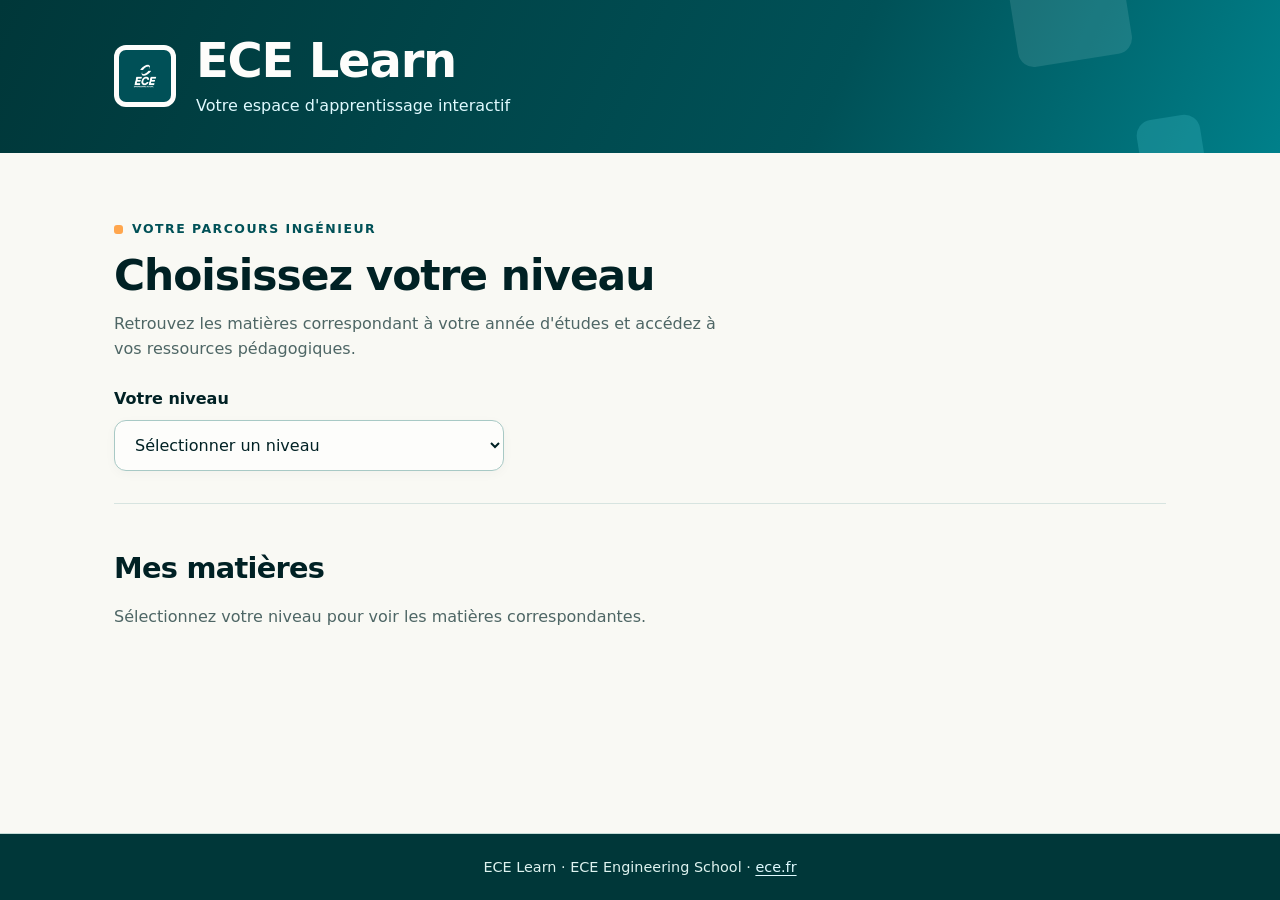
<file: index.html>
<!doctype html>
<html lang="fr">
<head>
  <meta charset="utf-8">
  <meta name="viewport" content="width=device-width,initial-scale=1">
  <meta name="theme-color" content="#005157">
  <title>ECE Learn · Votre espace d'apprentissage interactif</title>
  <meta name="description" content="ECE Learn : votre espace d'apprentissage interactif pour ING1, ING2 et ING3.">
  <link rel="icon" type="image/svg+xml" href="assets/favicon.svg">
  <link rel="stylesheet" href="css/portal.css">
</head>
<body>
  <header><div class="header-inner"><div class="brand"><img src="assets/ece-logo.jpg" alt="Logo ECE" width="62" height="62"><div><h1>ECE Learn</h1><p>Votre espace d'apprentissage interactif</p></div></div></div></header>
  <main>
    <section class="intro"><p class="eyebrow">Votre parcours ingénieur</p><h2>Choisissez votre niveau</h2><p>Retrouvez les matières correspondant à votre année d'études et accédez à vos ressources pédagogiques.</p><div class="level-field"><label for="level">Votre niveau</label><select id="level"><option value="">Sélectionner un niveau</option><option value="ING1">ING1</option><option value="ING2">ING2</option><option value="ING3">ING3</option></select></div></section>
    <section aria-label="Matières correspondant au niveau"><div class="section-heading"><h2 class="courses-title">Mes matières</h2></div><p id="course-message" role="status" aria-live="polite"></p><div class="courses" id="courses"></div></section>
  </main>
  <footer>ECE Learn · ECE Engineering School · <a href="https://www.ece.fr/" rel="noopener noreferrer" target="_blank">ece.fr</a></footer>
  <script src="js/catalog.js"></script>
  <script src="js/portal.js"></script>
</body>
</html>
</file>
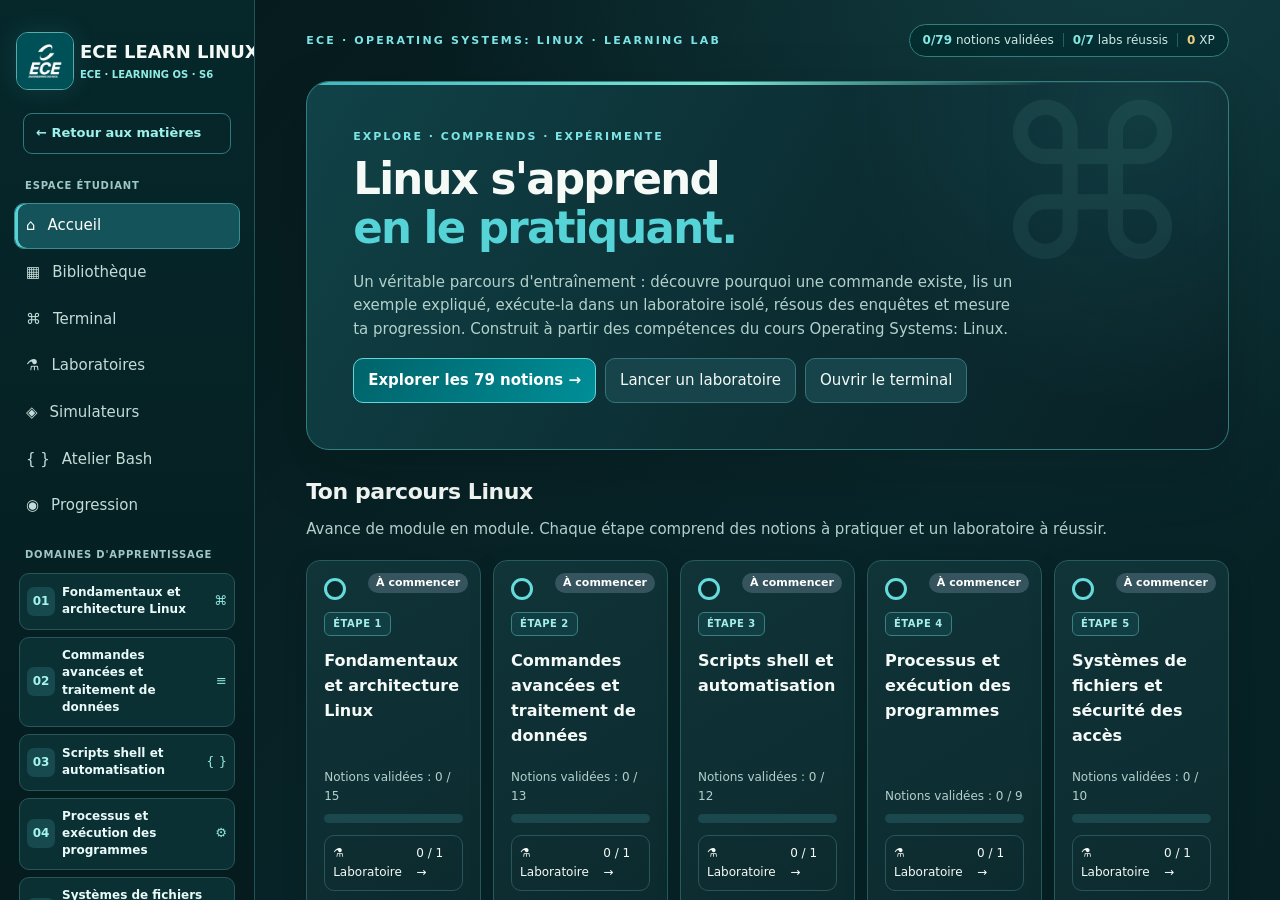
<file: linux/index.html>
<!doctype html>
<html lang="fr">
  <head>
    <meta charset="utf-8">
    <meta name="viewport" content="width=device-width,initial-scale=1">
    <title>
      ECE LEARN LINUX · ECE Engineering School
    </title>
    <meta name="theme-color" content="#005057">
    <meta
      name="description"
      content="ECE LEARN LINUX · Laboratoire Linux pédagogique de l’ECE Engineering School"
    >
    <link rel="icon" type="image/svg+xml" href="../assets/favicon.svg">
    <link rel="stylesheet" href="../css/styles.css">
  </head>
  <body>
    <div class="shell">
      <aside class="sidebar">
        <div class="sidebar-inner">
          <div class="logo">
            <a
              class="ece-logo-frame ece-site-link"
              href="https://www.ece.fr/"
              target="_blank"
              rel="noopener noreferrer"
              title="Accéder à ece.fr (nouvel onglet)"
              aria-label="Visiter ece.fr, site de l’ECE (nouvel onglet)"
            >
              <img
                class="ece-logo ece-official-logo"
                src="../assets/ece-logo.jpg"
                alt="Logo officiel ECE Engineering School"
                width="58"
                height="58"
                loading="eager"
                decoding="async"
              >
            </a>
            <div class="ece-brand-text">
              ECE LEARN LINUX
              <small>
                ECE · LEARNING OS · S6
              </small>
            </div>
          </div>
          <a class="back-to-portal" href="../">← Retour aux matières</a>
          <div class="side-label">
            ESPACE ÉTUDIANT
          </div>
          <div class="navwrap" id="nav">
          </div>
          <div class="side-label domainnav">
            DOMAINES D'APPRENTISSAGE
          </div>
          <div class="domainnav" id="domains">
          </div>
        </div>
      </aside>
      <main class="main">
        <div class="top">
          <div class="eyebrow">
            ECE · OPERATING SYSTEMS: LINUX · LEARNING LAB
          </div>
          <div class="status" id="status">
            Environnement simulé · hors ligne
          </div>
        </div>
        <div class="status status-floating" id="floating-status" aria-hidden="true">
        </div>
        <div id="app">
        </div>
      </main>
    </div>
    <footer class="footer">
      <div class="footer-content">
        ECE LEARN LINUX · Plateforme d'apprentissage autonome · Simulations locales sans exécution de commandes
        sur votre machine. Les outils avancés nécessitent un vrai Linux pour une validation système
        complète.
        <span class="ece-footer-separator" aria-hidden="true">
          ·
        </span>
        <a
          class="ece-footer-link"
          href="https://www.ece.fr/"
          target="_blank"
          rel="noopener noreferrer"
          aria-label="Visiter ece.fr (nouvel onglet)"
        >
          ece.fr
        </a>
      </div>
    </footer>
    <script src="../courses/linux/lessons/data.js">
    </script>
    <script src="../courses/linux/labs/data.js">
    </script>
    <script src="../courses/linux/terminal/fs.js">
    </script>
    <script src="../courses/linux/simulators/index.js">
    </script>
    <script src="../js/routing.js">
    </script>
    <script src="../js/storage.js">
    </script>
    <script src="../js/progress.js">
    </script>
    <script src="../components/navigation.js">
    </script>
    <script src="../components/lesson.js">
    </script>
    <script src="../components/quiz.js">
    </script>
    <script src="../courses/linux/terminal/engine.js">
    </script>
    <script src="../courses/linux/labs/engine.js">
    </script>
    <script src="../courses/linux/terminal/bash.js">
    </script>
    <script src="../js/app.js?v=modular-20261120-2">
    </script>
  </body>
</html>
</file>
<file: css/portal.css>
/* Portail ECE Learn — identité ECE 2026. Portée limitée à la page d'accueil. */
:root{
  color-scheme:light;
  font-family:"Funnel Sans",system-ui,-apple-system,"Segoe UI",sans-serif;
  --bg:#F9F9F4;--surface:#FDFDFB;--primary:#005157;--primary-deep:#002124;
  --primary-light:#DEF3F0;--accent:#40B7BF;--engineer:#FFA64D;
  --line:#D7E4E0;--fg:#002124;--muted:#4E6665;
  color:var(--fg);background:var(--bg)
}
*{box-sizing:border-box}
html{min-height:100%}
body{margin:0;min-height:100vh;min-height:100dvh;display:flex;flex-direction:column;background:var(--bg);line-height:1.55}
header{position:relative;overflow:hidden;background:linear-gradient(115deg,#003739 0%,#005157 65%,#00808A 100%);color:#FDFDFB}
header::before,header::after{content:"";position:absolute;border-radius:16px;background:rgba(222,243,240,.12);pointer-events:none;transform:rotate(-9deg)}
header::before{width:115px;height:115px;right:12%;top:-54px}
header::after{width:64px;height:64px;right:6%;bottom:-28px;background:rgba(64,183,191,.3)}
.header-inner{max-width:1100px;margin:0 auto;padding:34px 24px;position:relative;z-index:1}
.brand{display:flex;align-items:center;gap:20px}
.brand img{width:62px;height:62px;object-fit:contain;border-radius:12px;background:#FDFDFB;padding:5px}
h1,h2,h3{font-family:"Funnel Display","Funnel Sans",system-ui,sans-serif;letter-spacing:-.025em}
h1{font-size:clamp(2rem,4vw,3rem);line-height:1.1;margin:0;font-weight:800}
header p{margin:7px 0 0;color:#DFFAFF;font-size:1rem}
main{width:100%;max-width:1100px;margin:0 auto;padding:clamp(36px,5vw,64px) 24px 76px;flex:1 0 auto}
.intro{position:relative;margin-bottom:42px;padding:0 0 32px;border-bottom:1px solid var(--line)}
.eyebrow{display:inline-flex;align-items:center;gap:9px;margin:0 0 12px;color:var(--primary);font-size:.78rem;letter-spacing:.12em;text-transform:uppercase;font-weight:800}
.eyebrow::before{content:"";width:9px;height:9px;background:var(--engineer);border-radius:3px}
.intro h2{font-size:clamp(1.8rem,3.5vw,2.65rem);line-height:1.16;margin:0 0 12px;font-weight:800}
.intro>p:not(.eyebrow){color:var(--muted);margin:0 0 25px;max-width:620px}
.level-field{max-width:390px}
.intro label{display:block;font-weight:750;margin:0 0 9px}
.intro select{display:block;width:100%;padding:14px 16px;border:1.5px solid #A8C9C5;border-radius:12px;background:var(--surface);color:var(--fg);font:inherit;cursor:pointer;box-shadow:0 3px 12px #00212408}
.intro select:hover{border-color:var(--primary)}
.intro select:focus-visible,.course a:focus-visible,footer a:focus-visible{outline:3px solid var(--accent);outline-offset:3px}
.section-heading{display:flex;align-items:baseline;gap:14px;flex-wrap:wrap;margin-bottom:14px}
.courses-title{font-size:clamp(1.4rem,2.5vw,1.8rem);margin:0;font-weight:800}
#course-message{color:var(--muted);line-height:1.5;margin:0 0 18px}
.courses{display:grid;grid-template-columns:repeat(auto-fit,minmax(min(100%,290px),1fr));gap:20px}
.course{position:relative;overflow:hidden;background:var(--surface);border:1px solid var(--line);border-radius:18px;padding:28px;display:flex;flex-direction:column;align-items:flex-start;gap:12px;box-shadow:0 12px 35px #0021240a}
.course::before{content:"";position:absolute;top:0;left:0;right:0;height:5px;background:linear-gradient(90deg,var(--primary),var(--accent))}
.course h3{margin:0;font-size:1.5rem;color:var(--primary-deep)}
.course p{color:var(--muted);line-height:1.6;margin:0 0 8px;flex:1}
.course a{display:inline-flex;align-items:center;justify-content:center;border-radius:10px;background:var(--primary);border:1px solid var(--primary);color:#fff;padding:12px 18px;text-decoration:none;font-weight:750}
.course a:hover{background:#003739}
.soon{font-size:.9rem;font-weight:750;color:var(--primary);background:var(--primary-light);border:1px solid #B9DCD7;padding:9px 13px;border-radius:9px}
footer{margin-top:auto;border-top:1px solid #C5DCD7;background:#003739;padding:22px 24px;text-align:center;color:#DEF3F0;font-size:.9rem}
footer a{color:#DFFAFF;text-underline-offset:3px}
@media(max-width:600px){.header-inner{padding:24px 20px}.brand{gap:13px}.brand img{width:50px;height:50px}main{padding:34px 20px 55px}.intro{margin-bottom:30px;padding-bottom:28px}.course{padding:22px}}
@media(prefers-reduced-motion:no-preference){.course a,.intro select{transition:background .18s,border-color .18s,box-shadow .18s}}
</file>
<file: css/styles.css>
/* Styles Linux : trois couches CSS, sans surcharge temporaire. */
@import url('./tokens.css');
@import url('./layout.css');
@import url('./components.css');
</file>
